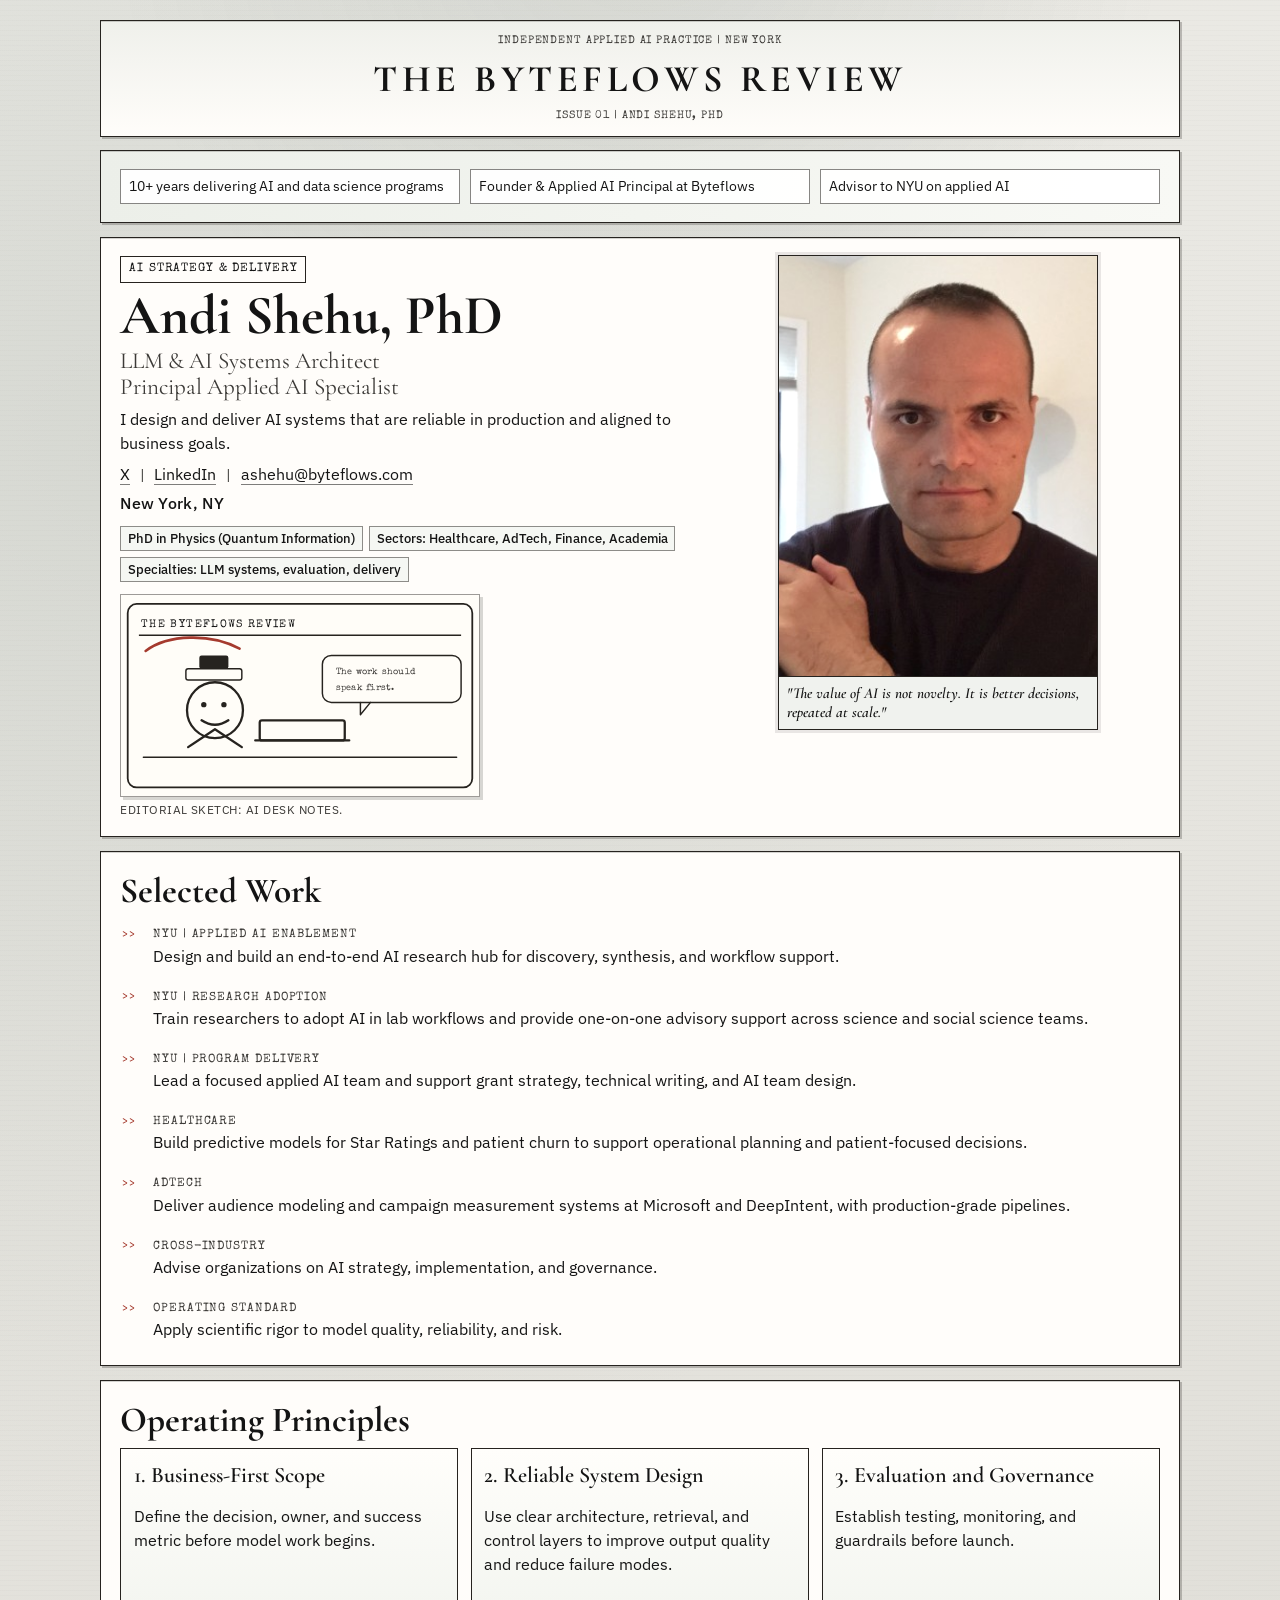
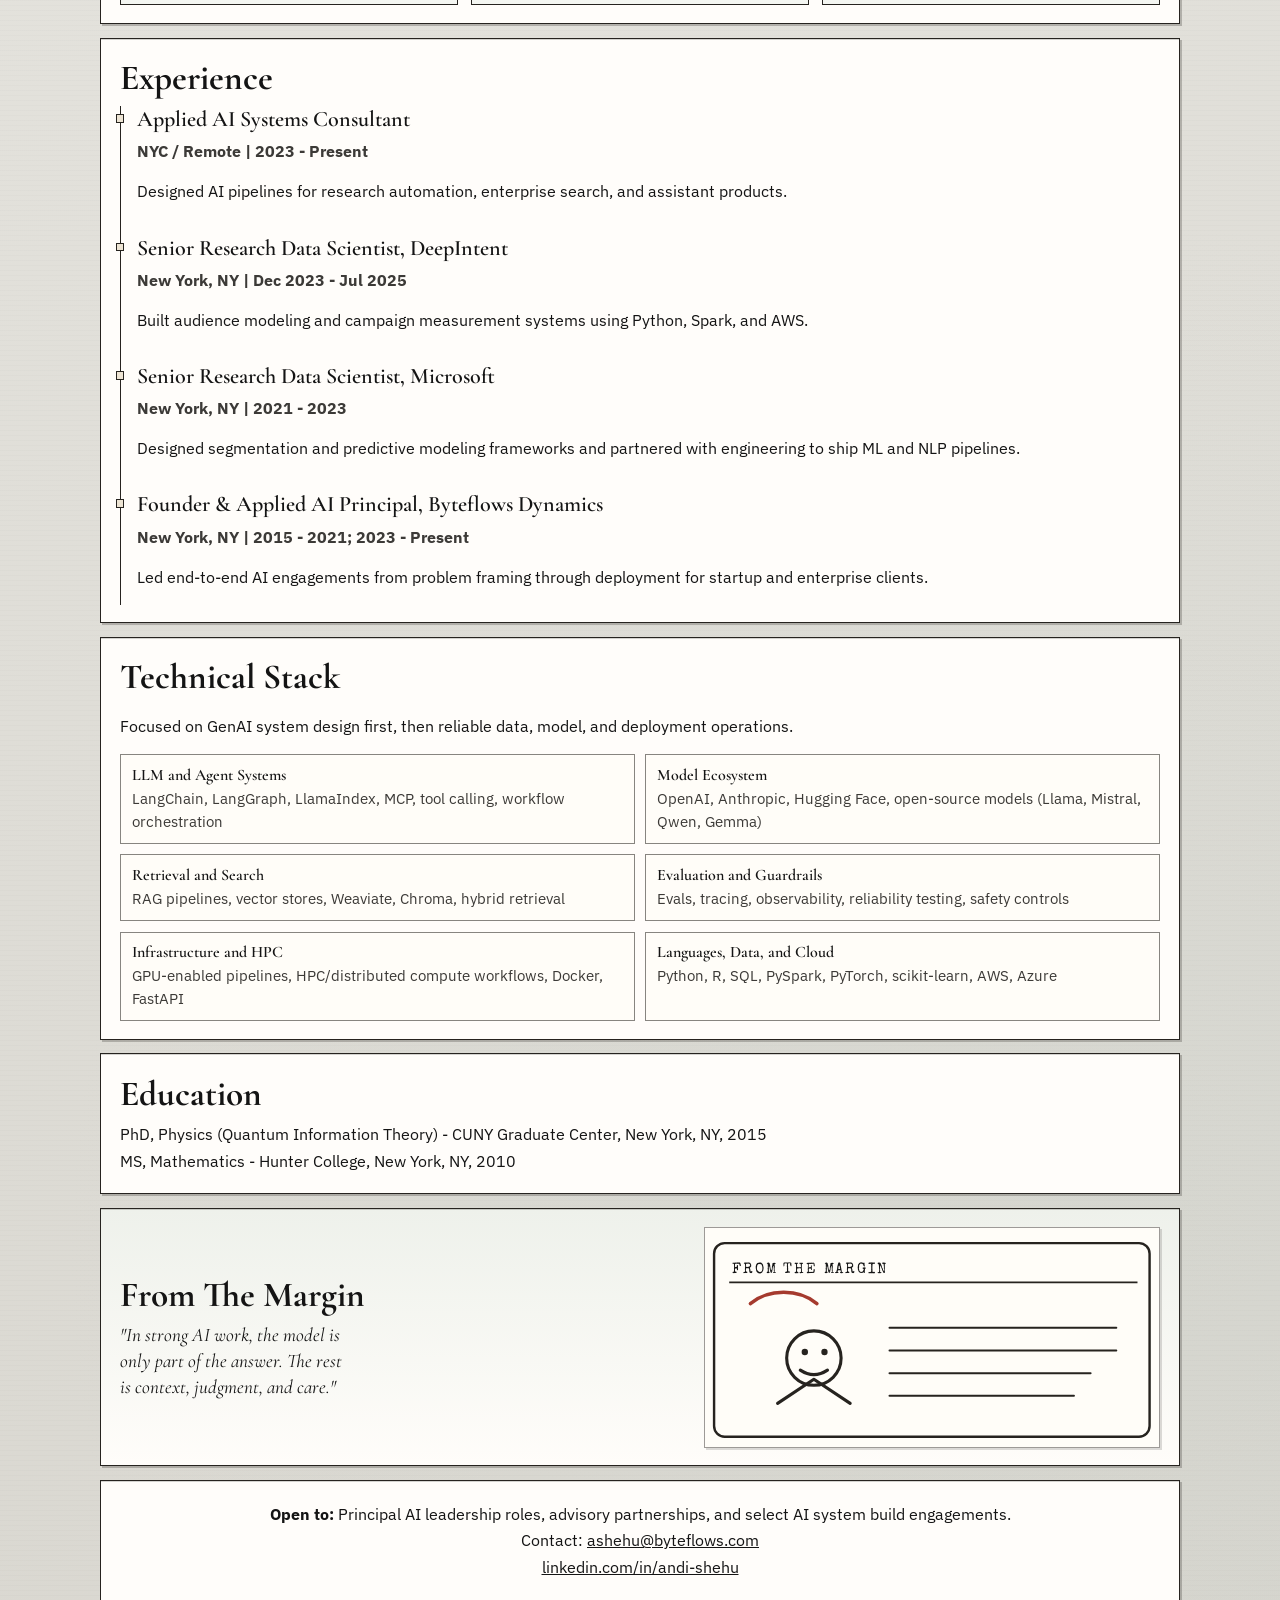
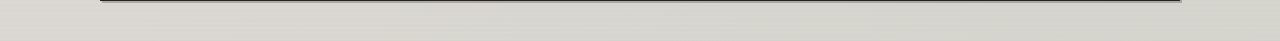
<file: index.html>
<!doctype html>
<html lang="en">
  <head>
    <meta charset="UTF-8" />
    <meta name="viewport" content="width=device-width, initial-scale=1.0" />
    <title>Andi Shehu, PhD | AI Strategy &amp; Delivery</title>
    <meta
      name="description"
      content="AI leader who designs and delivers reliable LLM and machine learning systems."
    />
    <link rel="canonical" href="https://andishehu.byteflows.com/" />
    <meta name="robots" content="index,follow,max-image-preview:large" />
    <meta property="og:title" content="Andi Shehu, PhD | AI Strategy &amp; Delivery" />
    <meta
      property="og:description"
      content="AI leader with 10+ years across Microsoft, DeepIntent, academia, and consulting."
    />
    <meta property="og:type" content="website" />
    <meta property="og:url" content="https://andishehu.byteflows.com/" />
    <meta property="og:site_name" content="Andi Shehu, PhD" />
    <meta property="og:image" content="https://andishehu.byteflows.com/og-image.jpg" />
    <meta property="og:image:type" content="image/jpeg" />
    <meta property="og:image:width" content="1200" />
    <meta property="og:image:height" content="630" />
    <meta property="og:image:alt" content="Editorial preview card for Andi Shehu, PhD" />
    <meta name="twitter:card" content="summary_large_image" />
    <meta name="twitter:title" content="Andi Shehu, PhD | AI Strategy &amp; Delivery" />
    <meta
      name="twitter:description"
      content="AI leader with 10+ years across Microsoft, DeepIntent, academia, and consulting."
    />
    <meta name="twitter:image" content="https://andishehu.byteflows.com/og-image.jpg" />
    <meta name="twitter:image:alt" content="Editorial preview card for Andi Shehu, PhD" />
    <script type="application/ld+json">
      {
        "@context": "https://schema.org",
        "@graph": [
          {
            "@type": "WebSite",
            "@id": "https://andishehu.byteflows.com/#website",
            "url": "https://andishehu.byteflows.com/",
            "name": "Andi Shehu, PhD",
            "description": "AI leader who designs and delivers reliable LLM and machine learning systems.",
            "inLanguage": "en-US"
          },
          {
            "@type": "Person",
            "@id": "https://andishehu.byteflows.com/#person",
            "name": "Andi Shehu, PhD",
            "url": "https://andishehu.byteflows.com/",
            "image": "https://andishehu.byteflows.com/ashehu_pic.jpeg",
            "email": "mailto:ashehu@byteflows.com",
            "jobTitle": "LLM & AI Systems Architect; Principal Applied AI Specialist",
            "description": "Founder and Applied AI Principal designing production-grade AI systems for enterprise and academic teams.",
            "address": {
              "@type": "PostalAddress",
              "addressLocality": "New York",
              "addressRegion": "NY",
              "addressCountry": "US"
            },
            "worksFor": {
              "@type": "Organization",
              "name": "Byteflows Dynamics",
              "url": "https://byteflows.com/"
            },
            "alumniOf": [
              {
                "@type": "CollegeOrUniversity",
                "name": "CUNY Graduate Center"
              },
              {
                "@type": "CollegeOrUniversity",
                "name": "Hunter College"
              }
            ],
            "knowsAbout": [
              "LLM systems architecture",
              "Applied machine learning",
              "AI strategy",
              "Model evaluation",
              "Retrieval-augmented generation"
            ],
            "sameAs": [
              "https://www.linkedin.com/in/andi-shehu/"
            ]
          }
        ]
      }
    </script>
    <link rel="preconnect" href="https://fonts.googleapis.com" />
    <link rel="preconnect" href="https://fonts.gstatic.com" crossorigin />
    <link
      href="https://fonts.googleapis.com/css2?family=Cormorant+Garamond:wght@500;600;700&amp;family=IBM+Plex+Sans:wght@400;500;700&amp;family=Special+Elite&amp;display=swap"
      rel="stylesheet"
    />
    <link rel="stylesheet" href="styles.css" />
  </head>
  <body>
    <div class="page-glow" aria-hidden="true"></div>

    <main class="shell">
      <section class="panel masthead-bar" aria-label="Editorial masthead">
        <p class="masthead-meta">Independent Applied AI Practice | New York</p>
        <p class="masthead-title">THE BYTEFLOWS REVIEW</p>
        <p class="masthead-meta">Issue 01 | Andi Shehu, PhD</p>
      </section>

      <section class="panel scan-band" aria-label="Credibility snapshot">
        <p>10+ years delivering AI and data science programs</p>
        <p>Founder &amp; Applied AI Principal at Byteflows</p>
        <p>Advisor to NYU on applied AI</p>
      </section>

      <header class="panel hero">
        <div class="hero-copy">
          <p class="tag">AI Strategy &amp; Delivery</p>
          <h1>Andi Shehu, PhD</h1>
          <p class="role">
            LLM &amp; AI Systems Architect<br />
            Principal Applied AI Specialist
          </p>
          <p class="intro">
            I design and deliver AI systems that are reliable in production and
            aligned to business goals.
          </p>
          <p class="hero-cta">
            <a
              href="https://x.com/andeon_x"
              target="_blank"
              rel="noopener noreferrer"
              >X</a
            >
            <span aria-hidden="true">|</span>
            <a
              href="https://www.linkedin.com/in/andi-shehu/"
              target="_blank"
              rel="noopener noreferrer"
              >LinkedIn</a
            >
            <span aria-hidden="true">|</span>
            <a href="mailto:ashehu@byteflows.com">ashehu@byteflows.com</a>
          </p>
          <p class="location">New York, NY</p>

          <div class="trust-row" aria-label="Trust and specialization highlights">
            <span>PhD in Physics (Quantum Information)</span>
            <span>Sectors: Healthcare, AdTech, Finance, Academia</span>
            <span>Specialties: LLM systems, evaluation, delivery</span>
          </div>

          <div class="cartoon-note" aria-hidden="true">
            <svg
              class="cartoon"
              viewBox="0 0 320 180"
              role="img"
              aria-label="Editorial cartoon showing AI work with a magazine masthead style"
            >
              <rect class="paper" x="6" y="8" width="308" height="164" rx="8" />
              <text x="18" y="29" class="cartoon-masthead">THE BYTEFLOWS REVIEW</text>
              <line class="masthead-rule" x1="16" y1="36" x2="304" y2="36" />
              <rect class="ink-stroke-light" x="180" y="54" width="124" height="42" rx="8" />
              <path class="ink-stroke-light" d="M223 96 L214 107 L214 96" />
              <text x="192" y="71" class="bubble-text">The work should</text>
              <text x="192" y="85" class="bubble-text">speak first.</text>
              <rect class="ink-stroke-light" x="58" y="66" width="50" height="10" rx="2" />
              <rect class="ink-fill" x="70" y="54" width="26" height="12" rx="2" />
              <circle class="ink-stroke" cx="84" cy="103" r="25" />
              <circle class="ink-fill" cx="74" cy="98" r="2.4" />
              <circle class="ink-fill" cx="92" cy="98" r="2.4" />
              <path class="ink-stroke" d="M72 112 Q84 120 96 112" />
              <path class="ink-stroke" d="M60 136 L84 120 L108 136" />
              <rect class="ink-stroke" x="124" y="112" width="76" height="18" rx="2" />
              <line class="ink-stroke" x1="120" y1="130" x2="204" y2="130" />
              <line class="ink-stroke-light" x1="20" y1="145" x2="300" y2="145" />
              <path class="accent-stroke" d="M22 50 C42 35 80 34 106 48" />
            </svg>
            <p class="cartoon-caption">Editorial sketch: AI desk notes.</p>
          </div>

        </div>

        <figure class="headshot-frame">
          <img
            src="ashehu_pic.jpeg"
            alt="Headshot of Andi Shehu"
            width="420"
            height="420"
          />
          <figcaption>
            "The value of AI is not novelty. It is better decisions, repeated at scale."
          </figcaption>
        </figure>
      </header>

      <section class="panel">
        <h2>Selected Work</h2>
        <ul class="work-ledger">
          <li>
            <span class="work-label">NYU | Applied AI Enablement</span>
            <span class="work-copy"
              >Design and build an end-to-end AI research hub for discovery,
              synthesis, and workflow support.</span
            >
          </li>
          <li>
            <span class="work-label">NYU | Research Adoption</span>
            <span class="work-copy"
              >Train researchers to adopt AI in lab workflows and provide
              one-on-one advisory support across science and social science
              teams.</span
            >
          </li>
          <li>
            <span class="work-label">NYU | Program Delivery</span>
            <span class="work-copy"
              >Lead a focused applied AI team and support grant strategy,
              technical writing, and AI team design.</span
            >
          </li>
          <li>
            <span class="work-label">Healthcare</span>
            <span class="work-copy"
              >Build predictive models for Star Ratings and patient churn to
              support operational planning and patient-focused decisions.</span
            >
          </li>
          <li>
            <span class="work-label">AdTech</span>
            <span class="work-copy"
              >Deliver audience modeling and campaign measurement systems at
              Microsoft and DeepIntent, with production-grade pipelines.</span
            >
          </li>
          <li>
            <span class="work-label">Cross-Industry</span>
            <span class="work-copy"
              >Advise organizations on AI strategy, implementation, and
              governance.</span
            >
          </li>
          <li>
            <span class="work-label">Operating Standard</span>
            <span class="work-copy"
              >Apply scientific rigor to model quality, reliability, and
              risk.</span
            >
          </li>
        </ul>
      </section>

      <section class="panel">
        <h2>Operating Principles</h2>
        <div class="cards standards-grid">
          <article class="card">
            <h3>1. Business-First Scope</h3>
            <p>
              Define the decision, owner, and success metric before model work
              begins.
            </p>
          </article>
          <article class="card">
            <h3>2. Reliable System Design</h3>
            <p>
              Use clear architecture, retrieval, and control layers to improve
              output quality and reduce failure modes.
            </p>
          </article>
          <article class="card">
            <h3>3. Evaluation and Governance</h3>
            <p>
              Establish testing, monitoring, and guardrails before launch.
            </p>
          </article>
        </div>
      </section>

      <section class="panel">
        <h2>Experience</h2>
        <div class="timeline">
          <article class="timeline-item">
            <h3>Applied AI Systems Consultant</h3>
            <p class="meta">NYC / Remote | 2023 - Present</p>
            <p>
              Designed AI pipelines for research automation, enterprise search,
              and assistant products.
            </p>
          </article>

          <article class="timeline-item">
            <h3>Senior Research Data Scientist, DeepIntent</h3>
            <p class="meta">New York, NY | Dec 2023 - Jul 2025</p>
            <p>
              Built audience modeling and campaign measurement systems using
              Python, Spark, and AWS.
            </p>
          </article>

          <article class="timeline-item">
            <h3>Senior Research Data Scientist, Microsoft</h3>
            <p class="meta">New York, NY | 2021 - 2023</p>
            <p>
              Designed segmentation and predictive modeling frameworks and
              partnered with engineering to ship ML and NLP pipelines.
            </p>
          </article>

          <article class="timeline-item">
            <h3>Founder &amp; Applied AI Principal, Byteflows Dynamics</h3>
            <p class="meta">New York, NY | 2015 - 2021; 2023 - Present</p>
            <p>
              Led end-to-end AI engagements from problem framing through
              deployment for startup and enterprise clients.
            </p>
          </article>
        </div>
      </section>

      <section class="panel">
        <h2>Technical Stack</h2>
        <p>
          Focused on GenAI system design first, then reliable data, model, and
          deployment operations.
        </p>
        <div class="stack-grid">
          <article class="stack-group">
            <h3>LLM and Agent Systems</h3>
            <p>LangChain, LangGraph, LlamaIndex, MCP, tool calling, workflow orchestration</p>
          </article>
          <article class="stack-group">
            <h3>Model Ecosystem</h3>
            <p>OpenAI, Anthropic, Hugging Face, open-source models (Llama, Mistral, Qwen, Gemma)</p>
          </article>
          <article class="stack-group">
            <h3>Retrieval and Search</h3>
            <p>RAG pipelines, vector stores, Weaviate, Chroma, hybrid retrieval</p>
          </article>
          <article class="stack-group">
            <h3>Evaluation and Guardrails</h3>
            <p>Evals, tracing, observability, reliability testing, safety controls</p>
          </article>
          <article class="stack-group">
            <h3>Infrastructure and HPC</h3>
            <p>GPU-enabled pipelines, HPC/distributed compute workflows, Docker, FastAPI</p>
          </article>
          <article class="stack-group">
            <h3>Languages, Data, and Cloud</h3>
            <p>Python, R, SQL, PySpark, PyTorch, scikit-learn, AWS, Azure</p>
          </article>
        </div>
      </section>

      <section class="panel education">
        <h2>Education</h2>
        <p>
          PhD, Physics (Quantum Information Theory) - CUNY Graduate Center, New
          York, NY, 2015
        </p>
        <p>MS, Mathematics - Hunter College, New York, NY, 2010</p>
      </section>

      <section class="panel margin-note">
        <div class="margin-layout">
          <div>
            <h2>From The Margin</h2>
            <p class="margin-quote">
              "In strong AI work, the model is only part of the answer. The
              rest is context, judgment, and care."
            </p>
          </div>
          <svg
            class="margin-cartoon"
            viewBox="0 0 300 145"
            role="img"
            aria-label="Light editorial cartoon in a magazine style"
          >
            <rect class="paper" x="6" y="10" width="288" height="128" rx="7" />
            <text x="18" y="30" class="cartoon-masthead">FROM THE MARGIN</text>
            <line class="masthead-rule" x1="16" y1="36" x2="286" y2="36" />
            <circle class="ink-stroke" cx="72" cy="86" r="18" />
            <circle class="ink-fill" cx="66" cy="82" r="2.1" />
            <circle class="ink-fill" cx="79" cy="82" r="2.1" />
            <path class="ink-stroke" d="M63 94 Q72 100 81 94" />
            <path class="ink-stroke" d="M48 116 L72 100 L96 116" />
            <line class="ink-stroke-light" x1="122" y1="66" x2="272" y2="66" />
            <line class="ink-stroke-light" x1="122" y1="81" x2="272" y2="81" />
            <line class="ink-stroke-light" x1="122" y1="96" x2="255" y2="96" />
            <line class="ink-stroke-light" x1="122" y1="111" x2="244" y2="111" />
            <path class="accent-stroke" d="M30 50 C42 40 62 40 74 50" />
          </svg>
        </div>
      </section>

      <footer class="panel footer">
        <p>
          <strong>Open to:</strong> Principal AI leadership roles, advisory
          partnerships, and select AI system build engagements.
        </p>
        <p>
          Contact: <a href="mailto:ashehu@byteflows.com">ashehu@byteflows.com</a>
        </p>
        <p>
          <a
            href="https://www.linkedin.com/in/andi-shehu/"
            target="_blank"
            rel="noopener noreferrer"
            >linkedin.com/in/andi-shehu</a
          >
        </p>
      </footer>
    </main>
  </body>
</html>
</file>
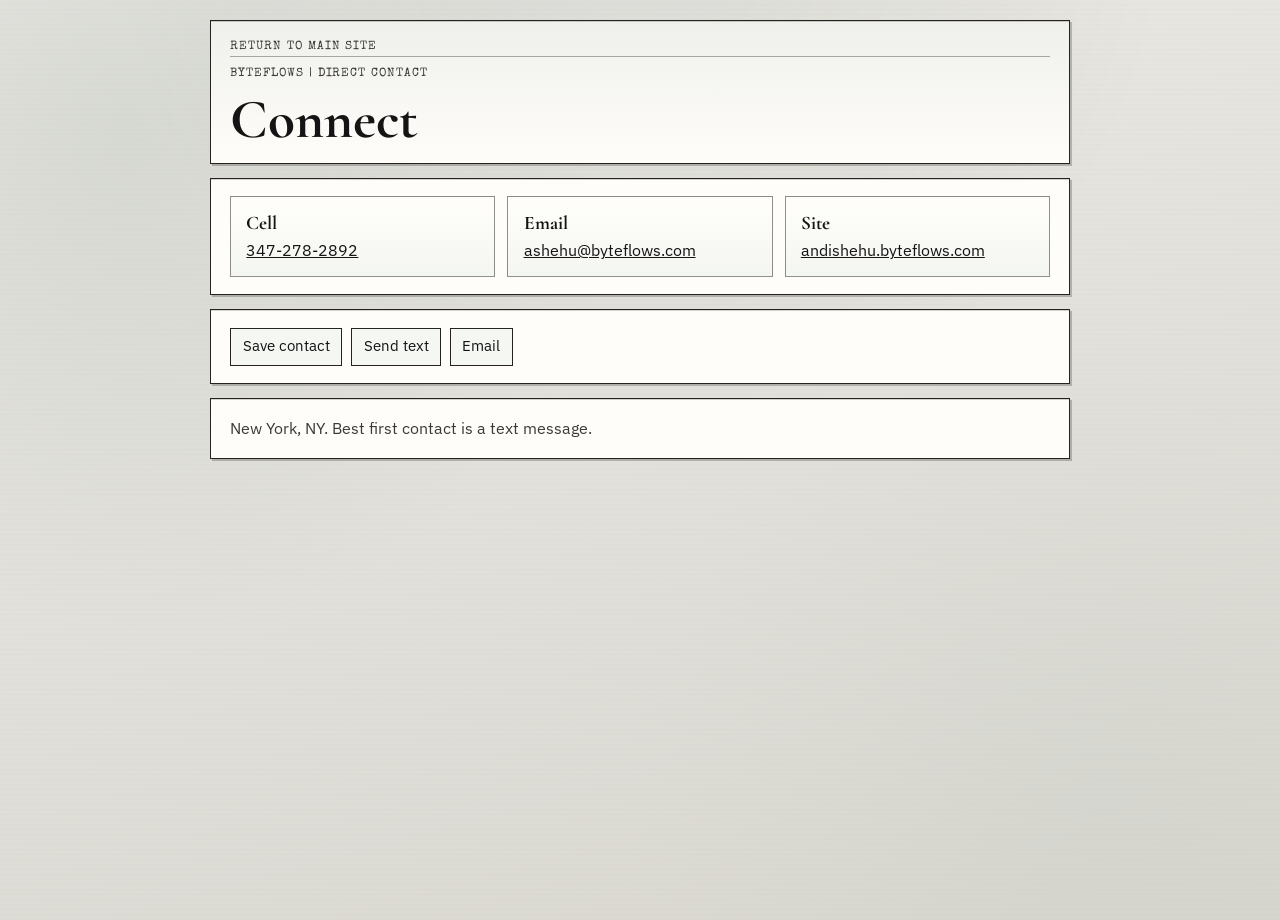
<file: connect/index.html>
<!doctype html>
<html lang="en">
  <head>
    <meta charset="UTF-8" />
    <meta name="viewport" content="width=device-width, initial-scale=1.0" />
    <title>Connect | Andi Shehu, PhD</title>
    <meta
      name="description"
      content="Direct contact details for Andi Shehu, PhD, Applied AI Principal at Byteflows."
    />
    <link rel="canonical" href="https://andishehu.byteflows.com/connect/" />
    <meta name="robots" content="index,follow,max-image-preview:large" />
    <meta property="og:title" content="Connect | Andi Shehu, PhD" />
    <meta
      property="og:description"
      content="Direct contact details for Applied AI strategy, LLM systems, and advisory work."
    />
    <meta property="og:type" content="website" />
    <meta property="og:url" content="https://andishehu.byteflows.com/connect/" />
    <meta property="og:image" content="https://andishehu.byteflows.com/og-image.jpg" />
    <meta name="twitter:card" content="summary_large_image" />
    <meta name="twitter:title" content="Connect | Andi Shehu, PhD" />
    <meta
      name="twitter:description"
      content="Direct contact details for Applied AI strategy, LLM systems, and advisory work."
    />
    <meta name="twitter:image" content="https://andishehu.byteflows.com/og-image.jpg" />
    <link rel="preconnect" href="https://fonts.googleapis.com" />
    <link rel="preconnect" href="https://fonts.gstatic.com" crossorigin />
    <link
      href="https://fonts.googleapis.com/css2?family=Cormorant+Garamond:wght@500;600;700&amp;family=IBM+Plex+Sans:wght@400;500;700&amp;family=Special+Elite&amp;display=swap"
      rel="stylesheet"
    />
    <link rel="stylesheet" href="../styles.css" />
  </head>
  <body>
    <div class="page-glow" aria-hidden="true"></div>

    <main class="shell subpage-shell">
      <section class="panel subpage-hero">
        <a class="back-link" href="/">Return to main site</a>
        <p class="subpage-kicker">Byteflows | Direct contact</p>
        <h1>Connect</h1>
      </section>

      <section class="panel">
        <div class="contact-grid">
          <article class="contact-card">
            <h2>Cell</h2>
            <p><a href="tel:+13472782892">347-278-2892</a></p>
          </article>
          <article class="contact-card">
            <h2>Email</h2>
            <p><a href="mailto:ashehu@byteflows.com">ashehu@byteflows.com</a></p>
          </article>
          <article class="contact-card">
            <h2>Site</h2>
            <p><a href="https://andishehu.byteflows.com/">andishehu.byteflows.com</a></p>
          </article>
        </div>
      </section>

      <section class="panel">
        <div class="contact-actions">
          <a class="action-link" href="/connect/andi-shehu.vcf">Save contact</a>
          <a class="action-link" href="sms:+13472782892">Send text</a>
          <a class="action-link" href="mailto:ashehu@byteflows.com">Email</a>
        </div>
      </section>

      <section class="panel">
        <p class="subpage-note">New York, NY. Best first contact is a text message.</p>
      </section>
    </main>
  </body>
</html>
</file>
<file: styles.css>
:root {
  --bg: #ecebe6;
  --bg-deep: #d8d6cf;
  --panel: #fffdfa;
  --ink: #141414;
  --ink-soft: #3c3a37;
  --line: #26231f;
  --accent: #a53a2e;
  --accent-soft: #d5c8ac;
  --focus: #7e2f22;
}

*,
*::before,
*::after {
  box-sizing: border-box;
}

html,
body {
  margin: 0;
  padding: 0;
}

body {
  font-family: "IBM Plex Sans", "Trebuchet MS", sans-serif;
  color: var(--ink);
  min-height: 100vh;
  background:
    radial-gradient(circle at 10% 14%, rgba(170, 179, 171, 0.3) 0%, transparent 36%),
    radial-gradient(circle at 86% 88%, rgba(196, 205, 198, 0.22) 0%, transparent 34%),
    repeating-linear-gradient(
      0deg,
      rgba(20, 20, 20, 0.015) 0px,
      rgba(20, 20, 20, 0.015) 1px,
      transparent 1px,
      transparent 5px
    ),
    linear-gradient(165deg, var(--bg) 0%, var(--bg-deep) 100%);
}

.page-glow {
  position: fixed;
  inset: 0;
  pointer-events: none;
  background: radial-gradient(circle at 50% -10%, rgba(74, 92, 87, 0.09), transparent 45%);
  animation: pulse 10s ease-in-out infinite alternate;
}

.shell {
  width: min(1080px, 92vw);
  margin: 1.25rem auto 2.5rem;
  display: grid;
  gap: 0.85rem;
}

.panel {
  background: var(--panel);
  border: 1px solid var(--line);
  box-shadow: 2px 2px 0 rgba(38, 35, 31, 0.25);
  padding: 1.1rem 1.2rem;
  position: relative;
  overflow: hidden;
}

.panel::after {
  content: "";
  position: absolute;
  top: 0;
  left: 0;
  width: 100%;
  height: 1px;
  background: rgba(38, 35, 31, 0.2);
}

.masthead-bar {
  text-align: center;
  padding-top: 0.72rem;
  padding-bottom: 0.7rem;
  background: linear-gradient(180deg, #eff0eb 0%, #fffdfa 100%);
}

.masthead-title {
  margin: 0.12rem 0 0.08rem;
  font-family: "Cormorant Garamond", Georgia, serif;
  font-size: clamp(1.65rem, 3.7vw, 2.35rem);
  font-weight: 700;
  letter-spacing: 0.12em;
  text-transform: uppercase;
}

.masthead-meta {
  margin: 0;
  font-family: "Special Elite", monospace;
  font-size: 0.68rem;
  text-transform: uppercase;
  letter-spacing: 0.08em;
  color: var(--ink-soft);
}

.scan-band {
  display: grid;
  grid-template-columns: repeat(3, minmax(0, 1fr));
  gap: 0.6rem;
  background: linear-gradient(90deg, #ecefe9 0%, #f8f9f5 100%);
}

.scan-band p {
  margin: 0;
  padding: 0.38rem 0.5rem;
  border: 1px solid rgba(38, 35, 31, 0.55);
  background: rgba(255, 255, 255, 0.96);
  font-size: 0.88rem;
}

h1,
h2,
h3 {
  font-family: "Cormorant Garamond", Georgia, serif;
  margin: 0 0 0.45rem;
  letter-spacing: 0;
}

h1 {
  font-size: clamp(2.35rem, 5vw, 3.45rem);
  line-height: 0.96;
  font-weight: 700;
}

h2 {
  font-size: clamp(1.8rem, 3.2vw, 2.2rem);
  font-weight: 700;
}

h3 {
  font-size: 1.38rem;
  font-weight: 600;
}

p,
li,
a {
  font-size: 1rem;
  line-height: 1.5;
}

a {
  color: var(--ink);
}

a:focus-visible {
  outline: 3px solid var(--focus);
  outline-offset: 2px;
}

.hero {
  display: grid;
  grid-template-columns: 1.3fr 1fr;
  gap: 1.2rem;
  align-items: start;
}

.tag {
  display: inline-block;
  margin: 0 0 0.4rem;
  padding: 0.18rem 0.5rem;
  font-family: "Special Elite", monospace;
  font-size: 0.78rem;
  text-transform: uppercase;
  letter-spacing: 0.07em;
  color: var(--ink);
  background: transparent;
  border: 1px solid var(--line);
}

.role {
  margin: 0.22rem 0;
  font-family: "Cormorant Garamond", Georgia, serif;
  font-size: 1.44rem;
  line-height: 1.12;
  color: var(--ink-soft);
}

.intro {
  margin: 0.35rem 0 0.45rem;
  max-width: 65ch;
}

.hero-cta {
  margin: 0 0 0.28rem;
  font-size: 0.94rem;
}

.hero-cta a {
  text-decoration: none;
  border-bottom: 1px solid rgba(20, 20, 20, 0.55);
}

.hero-cta a:hover {
  border-bottom-color: var(--ink);
}

.hero-cta span {
  margin: 0 0.35rem;
  color: var(--ink-soft);
}

.location {
  margin: 0.2rem 0 0.7rem;
  font-weight: 500;
  letter-spacing: 0.02em;
}

.trust-row {
  display: flex;
  flex-wrap: wrap;
  gap: 0.4rem;
  margin: 0 0 0.75rem;
}

.trust-row span {
  border: 1px solid rgba(38, 35, 31, 0.5);
  background: #f5f7f3;
  padding: 0.18rem 0.42rem;
  font-size: 0.81rem;
  font-weight: 500;
}

.cartoon-note {
  width: min(360px, 100%);
  margin-top: 0.55rem;
}

.cartoon {
  width: 100%;
  display: block;
  border: 1px solid rgba(38, 35, 31, 0.45);
  background: #fffdf8;
  box-shadow: 3px 3px 0 rgba(38, 35, 31, 0.18);
}

.paper {
  fill: #fffdf8;
  stroke: var(--line);
  stroke-width: 1.6;
}

.cartoon-masthead {
  fill: var(--ink);
  font-family: "Special Elite", monospace;
  font-size: 10px;
  letter-spacing: 1.2px;
}

.masthead-rule {
  stroke: var(--line);
  stroke-width: 1.2;
}

.ink-stroke {
  fill: none;
  stroke: var(--line);
  stroke-width: 2.05;
  stroke-linecap: round;
  stroke-linejoin: round;
}

.ink-stroke-light {
  fill: none;
  stroke: var(--line);
  stroke-width: 1.3;
  stroke-linecap: round;
  stroke-linejoin: round;
}

.ink-fill {
  fill: var(--line);
}

.bubble-text {
  fill: var(--ink-soft);
  font-family: "Special Elite", monospace;
  font-size: 8px;
  letter-spacing: 0.2px;
}

.accent-stroke {
  fill: none;
  stroke: var(--accent);
  stroke-width: 2.3;
  stroke-linecap: round;
}

.cartoon-caption {
  margin: 0.22rem 0 0;
  font-size: 0.75rem;
  color: var(--ink-soft);
  letter-spacing: 0.04em;
  text-transform: uppercase;
}

.headshot-frame {
  margin: 0;
  justify-self: center;
  width: min(320px, 100%);
  border: 1px solid var(--line);
  box-shadow: 0 0 0 3px rgba(38, 35, 31, 0.1);
  background: #fff;
  transform: none;
}

.headshot-frame img {
  width: 100%;
  display: block;
  object-fit: cover;
  aspect-ratio: 1 / 1;
  filter: grayscale(14%) contrast(1.03);
}

.headshot-frame figcaption {
  padding: 0.4rem 0.5rem;
  border-top: 1px solid var(--line);
  background: #f0f2ee;
  font-family: "Cormorant Garamond", Georgia, serif;
  font-size: 0.95rem;
  font-style: italic;
  font-weight: 600;
  text-transform: none;
  letter-spacing: 0;
  line-height: 1.3;
}

.bullets {
  margin: 0;
  padding-left: 1.2rem;
  display: grid;
  gap: 0.55rem;
}

.work-ledger {
  list-style: none;
  margin: 0;
  padding: 0;
  display: grid;
  gap: 0.5rem;
}

.work-ledger li {
  position: relative;
  padding: 0.42rem 0 0.42rem 2.05rem;
  border: 0;
  background: transparent;
}

.work-ledger li::before {
  content: ">>";
  position: absolute;
  left: 0.12rem;
  top: 0.46rem;
  font-family: "Special Elite", monospace;
  font-size: 0.76rem;
  letter-spacing: 0.04em;
  color: var(--accent);
}

.work-label {
  display: block;
  margin: 0 0 0.12rem;
  font-family: "Special Elite", monospace;
  font-size: 0.72rem;
  text-transform: uppercase;
  letter-spacing: 0.08em;
  color: var(--ink-soft);
}

.work-copy {
  display: block;
  font-size: 0.98rem;
  line-height: 1.38;
}

.timeline {
  border-left: 1px solid var(--line);
  padding-left: 1rem;
  display: grid;
  gap: 0.95rem;
}

.timeline-item {
  position: relative;
}

.timeline-item::before {
  content: "";
  position: absolute;
  left: -1.35rem;
  top: 0.5rem;
  width: 0.55rem;
  height: 0.55rem;
  border: 1px solid var(--line);
  background: #ede4d3;
}

.meta {
  margin: 0 0 0.28rem;
  color: var(--ink-soft);
  font-weight: 700;
}

.cards {
  display: grid;
  gap: 0.8rem;
}

.proof-grid {
  grid-template-columns: repeat(3, minmax(0, 1fr));
}

.standards-grid {
  grid-template-columns: repeat(3, minmax(0, 1fr));
}

.card {
  border: 1px solid var(--line);
  background: linear-gradient(180deg, #fffefb 0%, #f4f6f1 100%);
  padding: 0.78rem;
}

.card-kicker {
  margin: 0 0 0.3rem;
  font-size: 0.8rem;
  text-transform: uppercase;
  letter-spacing: 0.06em;
  color: var(--ink-soft);
  font-weight: 700;
}

.proof-card h3 {
  margin-bottom: 0.32rem;
}

.proof-card p {
  margin: 0 0 0.45rem;
}

.metric {
  margin: 0 0 0.45rem;
  padding: 0.38rem 0.45rem;
  border: 1px solid rgba(38, 35, 31, 0.45);
  background: #eef1ea;
}

.stack {
  margin: 0;
  padding: 0.25rem 0.4rem;
  background: #edf0e9;
  border: 1px solid rgba(38, 35, 31, 0.5);
  font-size: 0.9rem;
}

.stack-grid {
  display: grid;
  grid-template-columns: repeat(2, minmax(0, 1fr));
  gap: 0.65rem;
  margin-top: 0.5rem;
}

.stack-group {
  border: 1px solid rgba(38, 35, 31, 0.55);
  background: #fffdf8;
  padding: 0.6rem 0.7rem;
}

.stack-group h3 {
  margin: 0 0 0.2rem;
  font-size: 1rem;
}

.stack-group p {
  margin: 0;
  color: var(--ink-soft);
  font-size: 0.94rem;
}

.margin-note {
  background: linear-gradient(180deg, #eef1eb 0%, #fffdfa 100%);
}

.margin-layout {
  display: grid;
  grid-template-columns: 1.25fr 1fr;
  gap: 0.9rem;
  align-items: center;
}

.margin-quote {
  margin: 0;
  font-family: "Cormorant Garamond", Georgia, serif;
  font-style: italic;
  font-size: 1.2rem;
  line-height: 1.35;
  max-width: 28ch;
}

.margin-cartoon {
  width: 100%;
  display: block;
  border: 1px solid rgba(38, 35, 31, 0.45);
  background: #fffdf8;
  box-shadow: 2px 2px 0 rgba(38, 35, 31, 0.16);
}

.education p,
.footer p {
  margin: 0.18rem 0;
}

.subpage-shell {
  width: min(860px, 92vw);
}

.subpage-hero {
  display: grid;
  gap: 0.55rem;
  background: linear-gradient(180deg, #eff0eb 0%, #fffdfa 100%);
}

.subpage-hero p,
.subpage-hero h1 {
  margin: 0;
}

.subpage-kicker,
.back-link {
  font-family: "Special Elite", monospace;
  font-size: 0.74rem;
  text-transform: uppercase;
  letter-spacing: 0.08em;
  color: var(--ink-soft);
}

.back-link {
  display: inline-block;
  text-decoration: none;
  border-bottom: 1px solid rgba(20, 20, 20, 0.35);
}

.back-link:hover {
  border-bottom-color: var(--ink);
}

.contact-grid {
  display: grid;
  grid-template-columns: repeat(3, minmax(0, 1fr));
  gap: 0.75rem;
}

.contact-card {
  border: 1px solid rgba(38, 35, 31, 0.5);
  background: linear-gradient(180deg, #fffefb 0%, #f4f6f1 100%);
  padding: 0.85rem 0.95rem;
}

.contact-card h2 {
  margin: 0 0 0.2rem;
  font-size: 1.2rem;
}

.contact-card p {
  margin: 0;
  color: var(--ink-soft);
}

.contact-actions {
  display: flex;
  flex-wrap: wrap;
  gap: 0.55rem;
}

.action-link {
  display: inline-flex;
  align-items: center;
  padding: 0.42rem 0.72rem;
  border: 1px solid var(--line);
  background: #f5f7f3;
  text-decoration: none;
  font-size: 0.94rem;
}

.action-link:hover {
  background: #eef1ea;
}

.subpage-note {
  margin: 0;
  color: var(--ink-soft);
  max-width: 62ch;
}

.redirect-note {
  margin: 0;
  color: var(--ink-soft);
}

.footer {
  text-align: center;
}

@keyframes pulse {
  from {
    opacity: 0.4;
  }
  to {
    opacity: 0.9;
  }
}

@media (max-width: 980px) {
  .hero {
    grid-template-columns: 1fr;
  }

  .headshot-frame {
    width: min(360px, 92%);
    transform: none;
  }

  .scan-band,
  .proof-grid,
  .standards-grid,
  .stack-grid,
  .margin-layout,
  .contact-grid {
    grid-template-columns: 1fr;
  }

  .cartoon-note {
    width: min(380px, 100%);
  }
}
</file>
